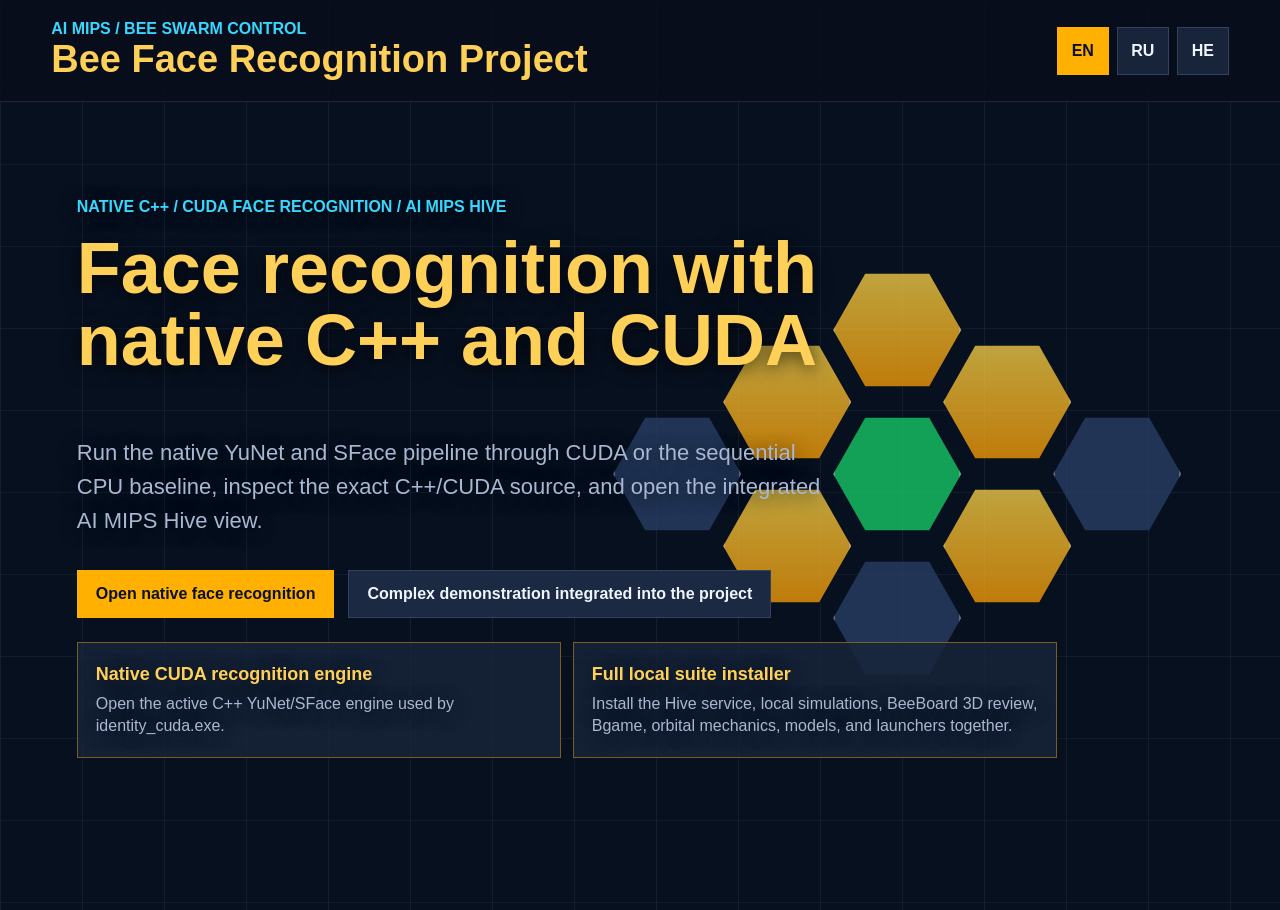
<file: index.html>
<!doctype html>
<html lang="en">
<head>
  <meta charset="utf-8">
  <meta name="viewport" content="width=device-width, initial-scale=1">
  <meta name="referrer" content="no-referrer">
  <meta name="description" content="Bee Face Recognition Project: native C++/CUDA YuNet and SFace recognition, CPU comparison, AI MIPS Hive Web, and local 3D simulation tools.">
  <meta property="og:title" content="Bee Face Recognition Project">
  <meta property="og:description" content="Native C++/CUDA face recognition with YuNet, SFace, an explicit CUDA scoring kernel, CPU comparison, AI MIPS Hive Web, and local simulations.">
  <meta property="og:image" content="https://holodininyaroslav.github.io/bee-face-recognition-project/assets/project-social-preview.png">
  <meta property="og:type" content="website">
  <meta name="twitter:card" content="summary_large_image">
  <title>Bee Face Recognition Project</title>
  <link rel="icon" type="image/png" href="assets/project-avatar.png">
  <link rel="stylesheet" href="styles.css?v=face-primary-20260904a">
</head>
<body>
  <header class="topbar">
    <div>
      <div class="eyebrow">AI MIPS / BEE SWARM CONTROL</div>
      <h1>Bee Face Recognition Project</h1>
    </div>
    <nav class="nav" aria-label="Language">
      <button class="lang active" data-lang="en" type="button">EN</button>
      <button class="lang" data-lang="ru" type="button">RU</button>
      <button class="lang" data-lang="he" type="button">HE</button>
    </nav>
  </header>

  <main>
    <section id="home" class="hero view active">
      <div class="hero-copy">
        <p class="kicker" data-i18n="kicker">NATIVE C++ / CUDA FACE RECOGNITION / AI MIPS HIVE</p>
        <h2 data-i18n="title">Face recognition with native C++ and CUDA</h2>
        <p class="lead" data-i18n="lead">
          Run the native YuNet and SFace pipeline through CUDA or the sequential CPU baseline, inspect the exact C++/CUDA source, and open the integrated AI MIPS Hive view.
        </p>
        <div class="actions">
          <button class="primary" data-target="simple" type="button" data-i18n="simple">Open native face recognition</button>
          <button class="secondary" data-target="complex" type="button" data-i18n="complex">Complex demonstration integrated into the project</button>
        </div>
        <div class="tool-links" aria-label="Project tools">
          <a class="tool-card" href="source/native_face_cuda/src/sface_engine.cpp" target="_blank" rel="noreferrer">
            <strong data-i18n="toolColab">Native CUDA recognition engine</strong>
            <span data-i18n="toolColabText">Open the active C++ YuNet/SFace engine used by identity_cuda.exe.</span>
          </a>
          <a class="tool-card" href="https://github.com/Holodininyaroslav/bee-face-recognition-project/releases/latest/download/bee_face_full_local_suite_installer.zip" target="_blank" rel="noreferrer">
            <strong data-i18n="toolFullSuite">Full local suite installer</strong>
            <span data-i18n="toolFullSuiteText">Install the Hive service, local simulations, BeeBoard 3D review, Bgame, orbital mechanics, models, and launchers together.</span>
          </a>
        </div>
      </div>
      <div class="honey-art" aria-hidden="true">
        <span></span><span></span><span></span><span></span><span></span>
        <span></span><span></span><span></span><span></span>
      </div>
    </section>

    <section id="simple" class="view panel full">
      <div class="panel-head">
        <div>
          <p class="kicker" data-i18n="simpleKicker">NATIVE C++ / CUDA RUNTIME</p>
          <h2 data-i18n="simpleTitle">Face recognition with native C++ and CUDA</h2>
          <p class="panel-note" data-i18n="simpleNote">Upload one screenshot, run the native YuNet/SFace pipeline through CUDA or CPU, and inspect the exact source stages.</p>
        </div>
        <button class="ghost" data-target="home" type="button" data-i18n="back">Back</button>
      </div>

      <div class="simple-grid">
        <section class="simple-card">
          <h3 data-i18n="imageTitle">Image / screenshot</h3>
          <input id="imageInput" class="file-input" type="file" accept="image/*">
          <div id="previewGrid" class="preview-grid">
            <div class="empty-preview" data-i18n="dropHint">Choose one screenshot for CUDA/CPU analysis.</div>
          </div>

          <div class="mode-row" role="radiogroup" aria-label="Compute mode">
            <label class="mode-pill">
              <input type="radio" name="computeMode" value="CUDA" checked>
              <span>CUDA</span>
            </label>
            <label class="mode-pill">
              <input type="radio" name="computeMode" value="CPU">
              <span>CPU</span>
            </label>
          </div>

          <label class="slider-row">
            <span data-i18n="score">Hive acceptance score (fixed)</span>
            <output id="scoreValue">0.42</output>
            <input id="scoreInput" type="range" min="0.00" max="1.00" step="0.01" value="0.42" disabled>
          </label>

          <label class="slider-row">
            <span data-i18n="margin">Hive identity margin (fixed)</span>
            <output id="marginValue">0.12</output>
            <input id="marginInput" type="range" min="0.00" max="1.00" step="0.01" value="0.12" disabled>
          </label>

          <button id="recognizeButton" class="primary wide" type="button" data-i18n="recognize">Recognize</button>
        </section>

        <section class="simple-card result-card">
          <div class="result-head">
            <h3 data-i18n="resultTitle">Detector result</h3>
            <span id="backendStatus" class="status-pill" data-i18n="ready">Local Hive ready</span>
          </div>
          <div id="summaryBox" class="summary-box" data-i18n="summary">Upload an image and press Recognize.</div>
          <div id="resultList" class="result-list"></div>
          <details class="json-details" open>
            <summary data-i18n="json">Detector JSON</summary>
            <pre id="jsonBox">{}</pre>
          </details>
        </section>
      </div>

      <section class="explain-card" aria-labelledby="howItWorksTitle">
        <div class="explain-head">
          <p class="kicker" data-i18n="howKicker">PRIMARY RECOGNITION PIPELINE</p>
          <h3 id="howItWorksTitle" data-i18n="howTitle">Face recognition with native C++ and CUDA</h3>
          <p data-i18n="howIntro">
            This inspector follows the native C++ path from one screenshot through host preparation, CUDA YuNet/SFace inference, the explicit CUDA score kernel, and one identity result.
          </p>
        </div>
        <div class="detector-variant-panel" aria-labelledby="detectorVariantTitle">
          <div>
            <p class="kicker" data-i18n="variantKicker">NATIVE C++ / CUDA RUNTIME</p>
            <h4 id="detectorVariantTitle" data-i18n="variantTitle">Architecture being inspected</h4>
            <p id="detectorVariantDescription"></p>
          </div>
          <div class="detector-variant-switch" role="group" aria-label="Recognition request variant">
            <button class="variant-button active" type="button" data-detector-variant="single" aria-pressed="true" data-i18n="variantSingle">
              Single-image recognition
            </button>
          </div>
          <p id="detectorVariantSource" class="variant-source"></p>
        </div>
        <div class="pipeline" aria-label="Detector pipeline stages">
          <article class="pipeline-step" role="button" tabindex="0" data-stage="0">
            <strong>01</strong>
              <h4 data-i18n="step1Title">Native C++ CUDA worker initialization</h4>
              <p data-i18n="step1Text">Starts identity_cuda.exe, attaches CUDAExecutionProvider, and loads YuNet, SFace, and reference embeddings.</p>
            <span data-i18n="openStage">Open scheme</span>
          </article>
          <article class="pipeline-step" role="button" tabindex="0" data-stage="1">
            <strong>02</strong>
              <h4 data-i18n="step2Title">Host image preparation for the CUDA batch</h4>
              <p data-i18n="step2Text">Native C++ decodes, resizes, pads, and converts one screenshot into an NCHW input tensor.</p>
            <span data-i18n="openStage">Open scheme</span>
          </article>
          <article class="pipeline-step" role="button" tabindex="0" data-stage="2">
            <strong>03</strong>
              <h4 data-i18n="step3Title">Find the face and landmarks</h4>
              <p data-i18n="step3Text">YuNet runs on CUDA and returns one face candidate with five landmarks.</p>
            <span data-i18n="openStage">Open scheme</span>
          </article>
          <article class="pipeline-step" role="button" tabindex="0" data-stage="3">
            <strong>04</strong>
              <h4 data-i18n="step4Title">Five-landmark alignment in native C++</h4>
              <p data-i18n="step4Text">Computes the similarity transform and bilinear 112 × 112 SFace crop on the host.</p>
            <span data-i18n="openStage">Open scheme</span>
          </article>
          <article class="pipeline-step" role="button" tabindex="0" data-stage="4">
            <strong>05</strong>
              <h4 data-i18n="step5Title">Create the face vector with SFace</h4>
              <p data-i18n="step5Text">SFace runs its neural layers on CUDA and returns a 128D face vector.</p>
            <span data-i18n="openStage">Open scheme</span>
          </article>
          <article class="pipeline-step" role="button" tabindex="0" data-stage="5">
            <strong>06</strong>
              <h4 data-i18n="step6Title">Compare with known faces</h4>
              <p data-i18n="step6Text">The project CUDA kernel compares the 128D vector with every reference vector.</p>
            <span data-i18n="openStage">Open scheme</span>
          </article>
          <article class="pipeline-step" role="button" tabindex="0" data-stage="6">
            <strong>07</strong>
              <h4 data-i18n="step7Title">Show the recognition result</h4>
              <p data-i18n="step7Text">Ranks the scores, applies thresholds, and returns the selected name.</p>
            <span data-i18n="openStage">Open scheme</span>
          </article>
        </div>
        <div class="explain-note">
          <h4 data-i18n="modeExplainTitle">CUDA and CPU mode</h4>
          <p data-i18n="modeExplainText">
            CUDA mode runs YuNet and SFace through ONNX Runtime CUDA and compares embeddings with a native CUDA kernel. File decoding, tensor preparation, landmark decoding, alignment, and JSON construction remain native C++ host operations.
          </p>
        </div>
        <section id="stageDetail" class="stage-detail hidden" aria-live="polite">
          <div class="stage-detail-head">
            <div>
              <p id="stageDetailKicker" class="kicker">LEVEL 01</p>
              <h3 id="stageDetailTitle">Image input</h3>
              <p id="stageDetailSummary"></p>
            </div>
            <button id="stageReturnTop" class="ghost" type="button" data-i18n="backToSimple">Return to simple demonstration</button>
          </div>
          <div class="stage-detail-grid">
            <section>
              <h4 data-i18n="schemeTitle">Scheme</h4>
              <div id="stageDiagram" class="stage-diagram"></div>
              <section id="stageOnnxPanel" class="stage-onnx-panel hidden" aria-live="polite">
                <div class="stage-onnx-head">
                  <strong id="stageOnnxTitle"></strong>
                  <span id="stageOnnxMeta"></span>
                </div>
                <div id="stageOnnxLayers" class="stage-onnx-layers"></div>
              </section>
            </section>
            <section class="stage-stats">
              <h4 data-i18n="stageStatsTitle">Layers and neural connections</h4>
              <dl>
                <div>
                  <dt data-i18n="layersLabel">Layers / operations</dt>
                  <dd id="stageLayers">0</dd>
                </div>
                <div>
                  <dt data-i18n="connectionsLabel">Neuron connections / MACs</dt>
                  <dd id="stageConnections">0</dd>
                </div>
                <div>
                  <dt data-i18n="tensorLabel">Tensor / vector size</dt>
                  <dd id="stageTensor">55 x 47 x 3</dd>
                </div>
                <div>
                  <dt data-i18n="cudaLabel">Compute backend</dt>
                  <dd id="stageCudaShort">Host decode</dd>
                </div>
              </dl>
            </section>
          </div>
          <section class="cuda-panel">
            <h4 data-i18n="cudaTitle">Implementation in the current local project</h4>
            <p id="stageCudaText"></p>
            <div class="code-toolbar">
              <button id="stageCodeMode" class="ghost" type="button" data-i18n="openFullCode">Open exact current source for this stage</button>
              <span id="stageCodeSource" class="code-source">Exact stage source</span>
            </div>
            <pre id="stageCode"></pre>
          </section>
          <div class="stage-nav">
            <button id="stagePrev" class="ghost" type="button" data-i18n="prevLevel">Previous level</button>
            <button id="stageNext" class="primary" type="button" data-i18n="nextLevel">Next level</button>
            <button id="stageReturnBottom" class="ghost" type="button" data-i18n="backToSimple">Return to simple demonstration</button>
          </div>
        </section>
        <section class="source-panel" aria-labelledby="fullSourceTitle">
          <div class="source-head">
            <div>
              <p class="kicker" data-i18n="sourceKicker">COMPLETE RECOGNITION CODE</p>
              <h3 id="fullSourceTitle" data-i18n="sourceTitle">All six stages in one continuous code listing</h3>
              <p data-i18n="sourceIntro">
                The listing below is assembled from the exact full code displayed in stages 1–6, in the same order. Its line count must equal the sum of the six stage line counts.
              </p>
            </div>
            <div class="source-actions">
              <button id="loadFullDetectorSource" class="ghost" type="button" data-i18n="openDetectorSource">Show the complete combined code</button>
              <a class="ghost link" href="source/native_face_cuda/src/sface_engine.cpp" target="_blank" rel="noreferrer" data-i18n="openRawDetectorSource">Open current native CUDA engine source</a>
            </div>
          </div>
          <p id="fullSourceMeta" class="source-meta" data-i18n="sourceClosed">Closed. Open it to verify the total against stages 1–6.</p>
          <pre id="fullDetectorSource" class="source-code hidden"></pre>
        </section>
      </section>
    </section>

    <section id="complex" class="view panel full">
      <div class="panel-head">
        <div>
          <p class="kicker" data-i18n="complexKicker">INTEGRATED MODE</p>
          <h2 data-i18n="complexTitle">Integrated project interface</h2>
        </div>
        <div class="panel-actions">
          <a class="ghost link" href="#" data-local-open="hive" target="_blank" rel="noreferrer" data-i18n="openHive">Open local Hive</a>
          <a class="ghost link" href="#" data-local-open="beeboard" target="_blank" rel="noreferrer" data-i18n="openBeeBoard">Open BeeBoard 3D</a>
          <a class="ghost link" href="#" data-local-open="physical" target="_blank" rel="noreferrer" data-i18n="openPhysical">Open physical wings</a>
          <a class="ghost link" href="#" data-local-open="ursina" target="_blank" rel="noreferrer" data-i18n="openUrsina">Open Bgame</a>
          <button class="ghost" data-target="home" type="button" data-i18n="back">Back</button>
        </div>
      </div>
      <div class="iframe-shell">
        <iframe
          id="complexFrame"
          title="Integrated project interface"
          loading="lazy"
          referrerpolicy="no-referrer">
        </iframe>
      </div>
    </section>
  </main>

  <script src="script.js?v=face-primary-20260904a"></script>
</body>
</html>
</file>
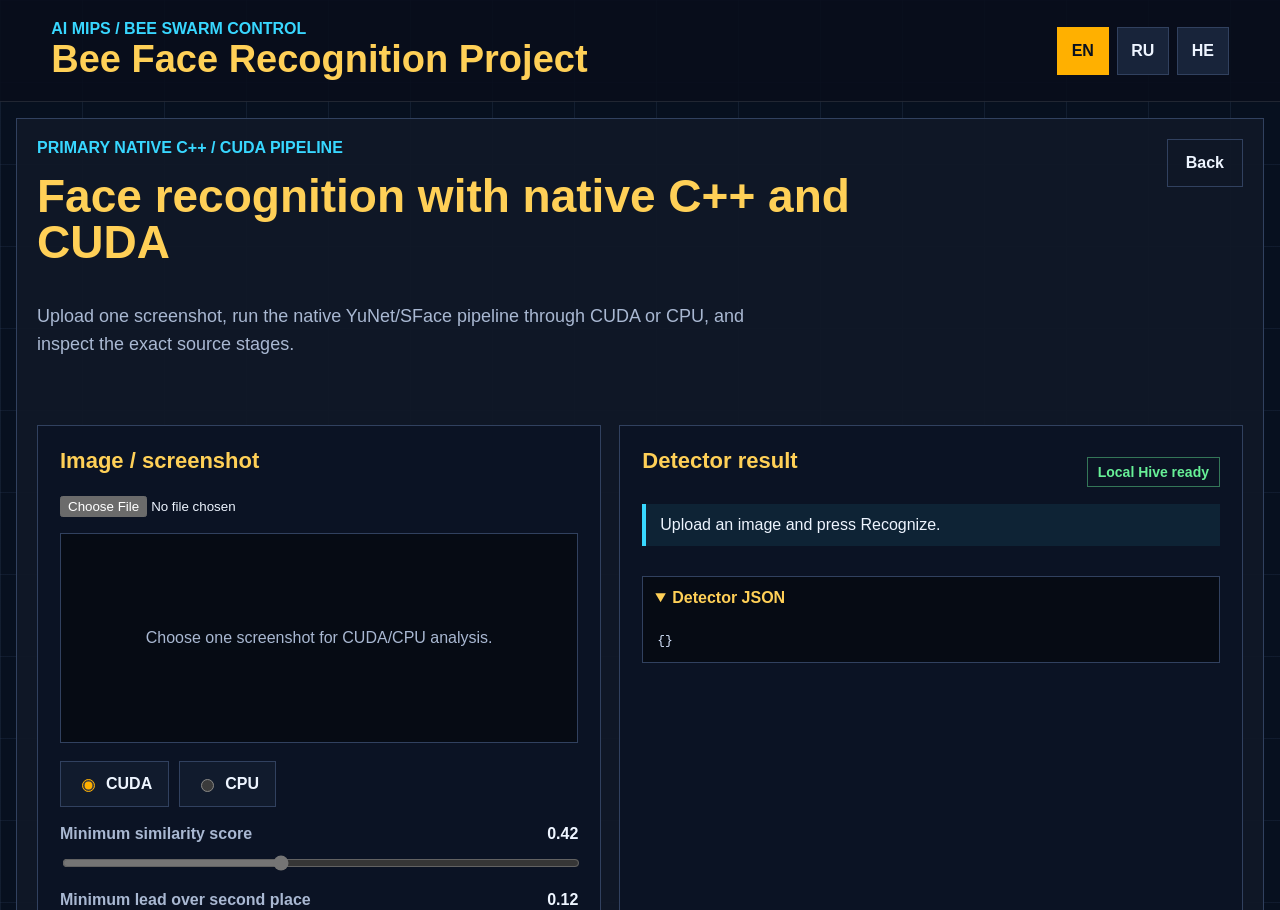
<file: backup/index.html>
<!doctype html>
<html lang="en">
<head>
  <meta charset="utf-8">
  <meta name="viewport" content="width=device-width, initial-scale=1">
  <meta http-equiv="refresh" content="0; url=../?view=simple">
  <meta name="robots" content="noindex">
  <title>Native CUDA Face Recognition</title>
</head>
<body>
  <p><a href="../?view=simple">Open the current native C++/CUDA demonstration</a></p>
</body>
</html>
</file>
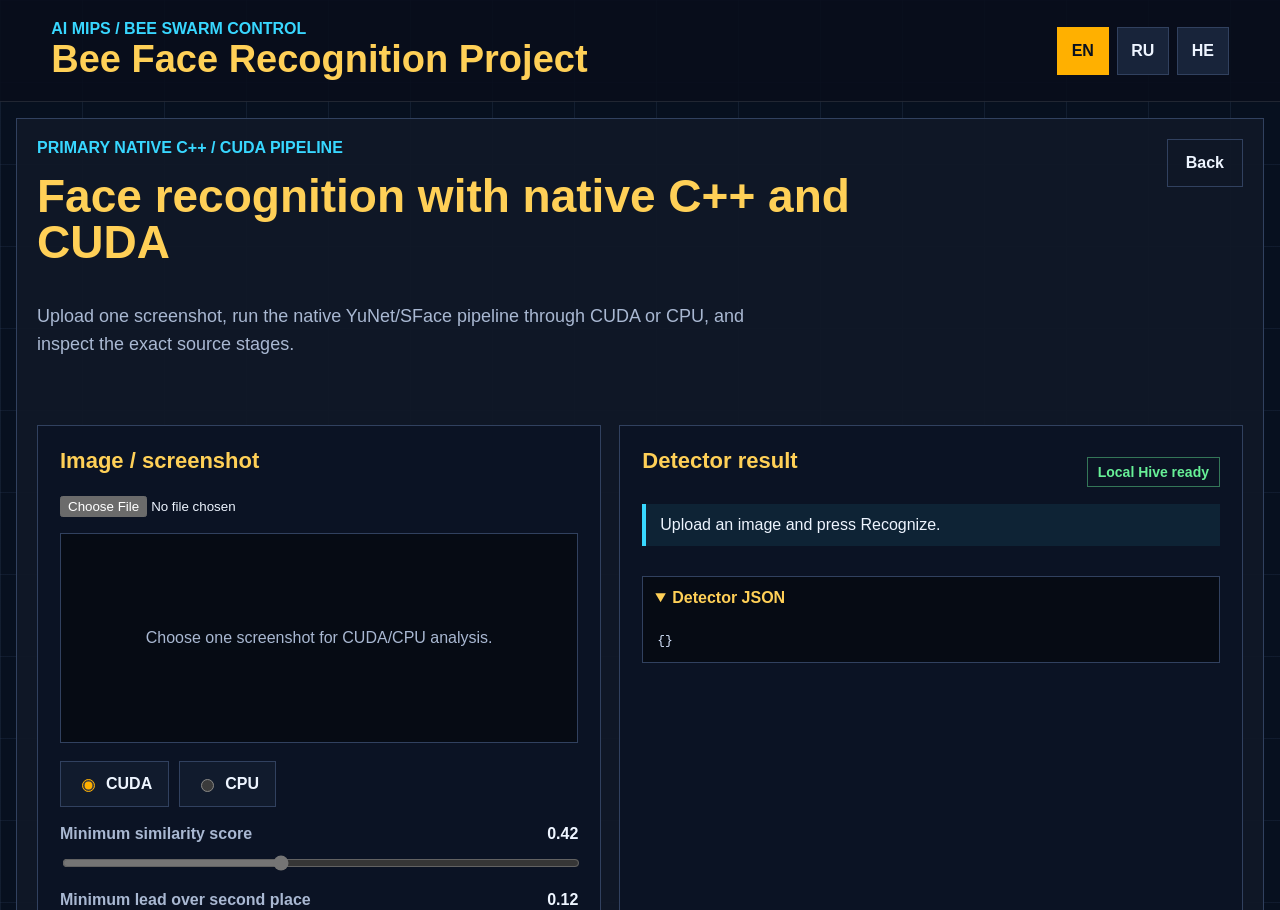
<file: course.html>
<!doctype html>
<html lang="en">
<head>
  <meta charset="utf-8">
  <meta name="viewport" content="width=device-width, initial-scale=1">
  <meta http-equiv="refresh" content="0; url=./?view=simple">
  <meta name="robots" content="noindex">
  <title>Native CUDA Face Recognition</title>
</head>
<body>
  <p><a href="./?view=simple">Open the current native C++/CUDA demonstration</a></p>
</body>
</html>
</file>
<file: styles.css>
:root {
  color-scheme: dark;
  --bg: #07101f;
  --panel: #101827;
  --panel-2: #17243a;
  --line: #31415f;
  --gold: #ffb000;
  --gold-2: #ffd057;
  --cyan: #38d7ff;
  --green: #67f097;
  --red: #ff6b6b;
  --text: #eef5ff;
  --muted: #a9b8d2;
}

* { box-sizing: border-box; }

body {
  margin: 0;
  min-height: 100vh;
  background:
    linear-gradient(90deg, rgba(49,65,95,.28) 1px, transparent 1px) 0 0 / 82px 82px,
    linear-gradient(rgba(49,65,95,.24) 1px, transparent 1px) 0 0 / 82px 82px,
    var(--bg);
  color: var(--text);
  font-family: Segoe UI, Arial, sans-serif;
}

.topbar {
  min-height: 92px;
  display: flex;
  align-items: center;
  justify-content: space-between;
  gap: 24px;
  padding: 20px clamp(18px, 4vw, 56px);
  border-bottom: 1px solid rgba(255,255,255,.1);
  background: rgba(8, 13, 27, .88);
}

.eyebrow, .kicker {
  color: var(--cyan);
  font-weight: 900;
  text-transform: uppercase;
  letter-spacing: 0;
}

h1, h2, h3, p { margin-top: 0; }

h1 {
  margin-bottom: 0;
  color: var(--gold-2);
  font-size: clamp(24px, 3vw, 38px);
}

h2 {
  color: var(--gold-2);
  font-size: clamp(34px, 6vw, 72px);
  line-height: 1;
  max-width: 900px;
}

h3 {
  color: var(--gold-2);
  font-size: 22px;
}

.nav {
  display: flex;
  gap: 8px;
}

button, .link {
  min-height: 48px;
  border: 1px solid var(--line);
  background: #18243a;
  color: var(--text);
  font: inherit;
  font-weight: 900;
  cursor: pointer;
  padding: 12px 18px;
  text-decoration: none;
}

button:hover, .link:hover { border-color: var(--gold); }
button:disabled { opacity: .65; cursor: wait; }

.lang {
  width: 52px;
  padding-inline: 0;
}

.lang.active, .primary {
  background: var(--gold);
  color: #09111f;
  border-color: var(--gold);
}

.secondary {
  background: #1b2942;
  color: var(--text);
}

.ghost {
  background: transparent;
}

.wide {
  width: 100%;
}

.view {
  display: none;
}

.view.active {
  display: block;
}

#simple.active {
  display: flex;
  flex-direction: column;
}

#simple .panel-head { order: 0; }
#simple .simple-grid { order: 1; }
#simple .explain-card { order: 2; }

.hidden {
  display: none !important;
}

.hero {
  min-height: calc(100vh - 92px);
  position: relative;
  overflow: hidden;
  padding: clamp(40px, 8vw, 96px) clamp(18px, 6vw, 88px);
}

.hero-copy {
  position: relative;
  z-index: 2;
  max-width: 980px;
  text-shadow: 0 3px 18px rgba(0, 0, 0, .72);
}

.lead, .panel-note {
  max-width: 760px;
  color: var(--muted);
  font-size: 22px;
  line-height: 1.55;
}

.panel-note {
  font-size: 18px;
}

.actions {
  display: flex;
  flex-wrap: wrap;
  gap: 14px;
  margin-top: 32px;
}

.tool-links {
  display: grid;
  grid-template-columns: repeat(2, minmax(240px, 1fr));
  gap: 12px;
  max-width: 1180px;
  margin-top: 24px;
}

.tool-card {
  min-height: 116px;
  display: flex;
  flex-direction: column;
  justify-content: center;
  gap: 8px;
  padding: 18px;
  border: 1px solid rgba(255, 176, 0, .42);
  background: rgba(23, 36, 58, .84);
  color: var(--text);
  text-decoration: none;
}

.tool-card:hover {
  border-color: var(--gold);
  background: rgba(255, 176, 0, .14);
}

.tool-card strong {
  color: var(--gold-2);
  font-size: 18px;
}

.tool-card span {
  color: var(--muted);
  line-height: 1.35;
}

.honey-art {
  position: absolute;
  right: 6vw;
  top: 16vh;
  width: min(46vw, 560px);
  height: min(46vw, 560px);
  opacity: .74;
}

.honey-art span {
  position: absolute;
  width: 128px;
  aspect-ratio: 1;
  clip-path: polygon(25% 6%, 75% 6%, 100% 50%, 75% 94%, 25% 94%, 0 50%);
  background: linear-gradient(#ffda4d, #ff9f00);
  border: 2px solid rgba(255,255,255,.4);
}

.honey-art span:nth-child(1) { left: 190px; top: 20px; }
.honey-art span:nth-child(2) { left: 80px; top: 92px; }
.honey-art span:nth-child(3) { left: 300px; top: 92px; }
.honey-art span:nth-child(4) { left: 190px; top: 164px; background: #16d46a; }
.honey-art span:nth-child(5) { left: 80px; top: 236px; }
.honey-art span:nth-child(6) { left: 300px; top: 236px; }
.honey-art span:nth-child(7) { left: 190px; top: 308px; background: #2b4168; }
.honey-art span:nth-child(8) { left: 410px; top: 164px; background: #2b4168; }
.honey-art span:nth-child(9) { left: -30px; top: 164px; background: #2b4168; }

html[dir="rtl"] .hero-copy {
  max-width: min(980px, 68vw);
}

html[dir="rtl"] .hero-copy::before {
  content: "";
  position: absolute;
  inset: -22px -28px;
  z-index: -1;
  background: linear-gradient(90deg, rgba(7, 16, 31, .18), rgba(7, 16, 31, .90) 32%, rgba(7, 16, 31, .96));
  pointer-events: none;
}

html[dir="rtl"] .honey-art {
  left: clamp(18px, 4vw, 72px);
  right: auto;
  top: 14vh;
  opacity: .36;
}

.panel {
  margin: clamp(18px, 4vw, 48px);
  padding: clamp(18px, 3vw, 32px);
  border: 1px solid var(--line);
  background: rgba(16, 24, 39, .94);
}

.panel.full {
  margin: 16px;
  padding: 20px;
}

.panel-head {
  display: flex;
  align-items: start;
  justify-content: space-between;
  gap: 20px;
  margin-bottom: 20px;
}

.panel-actions {
  display: flex;
  flex-wrap: wrap;
  justify-content: flex-end;
  gap: 10px;
}

.panel h2 {
  font-size: clamp(28px, 4vw, 46px);
}

.simple-grid {
  display: grid;
  grid-template-columns: minmax(320px, .95fr) minmax(360px, 1.05fr);
  gap: 18px;
  margin-top: 28px;
}

.simple-card {
  border: 1px solid var(--line);
  background: #0b1324;
  padding: 22px;
  min-height: 520px;
}

.explain-card {
  display: flex;
  flex-direction: column;
  margin-top: 18px;
  border: 1px solid var(--line);
  background: rgba(11, 19, 36, .96);
  padding: 22px;
}

.explain-head {
  max-width: 980px;
}

.explain-head h3 {
  margin-bottom: 12px;
  font-size: clamp(24px, 3vw, 34px);
}

.explain-head p,
.explain-note p,
.pipeline p {
  color: var(--muted);
  line-height: 1.55;
}

.detector-variant-panel {
  display: grid;
  grid-template-columns: minmax(280px, 1fr) minmax(360px, .9fr);
  gap: 18px 28px;
  align-items: center;
  margin-top: 20px;
  padding: 18px;
  border: 1px solid rgba(56, 215, 255, .42);
  background: linear-gradient(135deg, rgba(18, 34, 58, .98), rgba(9, 18, 34, .98));
}

.detector-variant-panel h4 {
  margin: 4px 0 8px;
  color: var(--text);
  font-size: clamp(20px, 2.4vw, 28px);
}

.detector-variant-panel p {
  margin: 0;
  color: var(--muted);
  line-height: 1.5;
}

.detector-variant-switch {
  display: grid;
  grid-template-columns: 1fr 1fr;
  gap: 10px;
}

.variant-button {
  min-height: 68px;
  padding: 12px 16px;
  border: 1px solid var(--line);
  background: #0a1222;
  color: var(--text);
  font: inherit;
  font-weight: 900;
  cursor: pointer;
}

.variant-button:hover,
.variant-button:focus-visible {
  border-color: var(--cyan);
  outline: 2px solid rgba(56, 215, 255, .22);
  outline-offset: 2px;
}

.variant-button.active,
.variant-button[aria-pressed="true"] {
  border-color: var(--gold-2);
  background: rgba(255, 176, 0, .14);
  color: var(--gold-2);
}

.variant-source {
  grid-column: 1 / -1;
  padding-top: 12px;
  border-top: 1px solid rgba(64, 80, 109, .65);
  font-family: Consolas, "Courier New", monospace;
  font-size: 13px;
}

.pipeline {
  display: grid;
  grid-template-columns: repeat(3, minmax(220px, 1fr));
  gap: 12px;
  margin-top: 20px;
}

.pipeline article,
.explain-note {
  border: 1px solid rgba(255, 176, 0, .25);
  background: #111b2d;
  padding: 16px;
}

.pipeline-step {
  position: relative;
  min-height: 258px;
  transition: transform .16s ease, border-color .16s ease, background .16s ease;
}

.pipeline-step:hover,
.pipeline-step:focus,
.pipeline-step.active {
  outline: none;
  transform: translateY(-2px);
  border-color: rgba(56, 215, 255, .8);
  background: #14213a;
}

.pipeline-step span {
  display: inline-block;
  margin-top: 14px;
  color: var(--gold-2);
  font-weight: 900;
}

.pipeline strong {
  display: inline-block;
  margin-bottom: 10px;
  color: var(--cyan);
  font-size: 24px;
  font-weight: 900;
}

.pipeline h4,
.explain-note h4 {
  margin: 0 0 8px;
  color: var(--text);
  font-size: 18px;
}

.pipeline p,
.explain-note p {
  margin-bottom: 0;
}

.explain-note {
  margin-top: 12px;
  border-left: 4px solid var(--green);
}

.stage-detail {
  margin-top: 18px;
  border: 1px solid rgba(56, 215, 255, .42);
  background: #0b1425;
}

.stage-detail-head {
  display: flex;
  align-items: flex-start;
  justify-content: space-between;
  gap: 18px;
  padding: 20px;
  border-bottom: 1px solid var(--line);
}

.stage-detail-head h3 {
  margin-bottom: 8px;
  font-size: clamp(24px, 3vw, 36px);
}

.stage-detail-head p:last-child,
.stage-stats dd,
.cuda-panel p {
  color: var(--muted);
  line-height: 1.55;
}

.stage-detail-grid {
  display: grid;
  grid-template-columns: minmax(0, 1.45fr) minmax(280px, .85fr);
  gap: 16px;
  padding: 20px;
}

.stage-detail-grid h4,
.cuda-panel h4 {
  margin: 0 0 12px;
  color: var(--gold-2);
}

.stage-diagram {
  display: grid;
  gap: 8px;
  min-height: 150px;
  padding: 14px;
  border: 1px solid var(--line);
  background: #060b14;
}

.diagram-node {
  display: grid;
  grid-template-columns: minmax(170px, .34fr) minmax(0, 1fr);
  align-items: center;
  gap: 18px;
  min-width: 0;
  padding: 14px 16px;
  border: 1px solid rgba(56, 215, 255, .45);
  background: #111b2d;
  color: var(--text);
  text-align: left;
}

.diagram-node.code-linked {
  width: 100%;
  font: inherit;
  cursor: pointer;
  appearance: none;
  transition: border-color .16s ease, background .16s ease, box-shadow .16s ease, transform .16s ease;
}

.diagram-node.code-linked:hover,
.diagram-node.code-linked:focus-visible {
  border-color: var(--gold-2);
  background: #17243a;
  box-shadow: 0 0 0 2px rgba(255, 194, 61, .18);
  outline: none;
  transform: translateY(-1px);
}

.diagram-node.code-linked.code-active {
  border-color: var(--gold-2);
  background: linear-gradient(90deg, rgba(255, 176, 0, .18), #111b2d 45%);
  box-shadow: inset 5px 0 0 var(--gold-2), 0 0 0 2px rgba(255, 176, 0, .12);
}

html[dir="rtl"] .diagram-node.code-linked {
  text-align: right;
}

html[dir="rtl"] .diagram-node.code-linked.code-active {
  box-shadow: inset -5px 0 0 var(--gold-2), 0 0 0 2px rgba(255, 176, 0, .12);
}

.diagram-node strong {
  display: block;
  color: var(--text);
  font-size: 15px;
  font-weight: 900;
  line-height: 1.2;
}

.diagram-node p {
  margin: 0;
  color: var(--muted);
  font-size: 14px;
  font-weight: 600;
  line-height: 1.5;
}

.diagram-arrow {
  display: grid;
  place-items: center;
  color: var(--gold-2);
  min-height: 16px;
  font-size: 20px;
  font-weight: 900;
  line-height: 1;
}

.stage-onnx-panel {
  margin-top: 14px;
  border: 1px solid rgba(255, 194, 61, .55);
  background: #08101d;
}

.stage-onnx-head {
  display: flex;
  align-items: baseline;
  justify-content: space-between;
  gap: 12px;
  padding: 12px 14px;
  border-bottom: 1px solid var(--line);
  background: rgba(255, 176, 0, .09);
}

.stage-onnx-head strong { color: var(--gold-2); }
.stage-onnx-head span { color: var(--muted); font-weight: 800; }

.stage-onnx-layers {
  display: grid;
  max-height: 360px;
  overflow: auto;
}

.stage-onnx-layer {
  display: grid;
  grid-template-columns: 82px minmax(220px, .8fr) minmax(260px, 1.2fr);
  gap: 12px;
  width: 100%;
  padding: 10px 14px;
  border-bottom: 1px solid rgba(64, 80, 109, .55);
  border-top: 0;
  border-left: 0;
  border-right: 0;
  background: transparent;
  color: inherit;
  font: inherit;
  text-align: left;
  cursor: pointer;
}

.stage-onnx-layer:last-child { border-bottom: 0; }
.stage-onnx-layer:hover,
.stage-onnx-layer:focus-visible {
  background: rgba(255, 176, 0, .1);
  outline: 2px solid rgba(255, 194, 61, .65);
  outline-offset: -2px;
}
.stage-onnx-layer .onnx-range { color: var(--cyan); font-weight: 900; }
.stage-onnx-layer .onnx-op { color: var(--text); font-weight: 800; }
.stage-onnx-layer .onnx-shape { color: var(--muted); }
html[dir="rtl"] .stage-onnx-layer { direction: rtl; }

.code-line-note.code-boundary {
  border-top: 3px solid var(--gold-2);
  border-bottom: 3px solid var(--gold-2);
  background: rgba(255, 176, 0, .12);
}

.code-line-note.onnx-source-line code {
  color: #dff8ff;
}

.stage-stats dl {
  display: grid;
  gap: 10px;
  margin: 0;
}

.stage-stats div {
  padding: 12px;
  border-left: 4px solid var(--cyan);
  background: rgba(56, 215, 255, .08);
}

.stage-stats dt {
  color: var(--text);
  font-weight: 900;
}

.stage-stats dd {
  margin: 5px 0 0;
}

.cuda-panel {
  margin: 0 20px 20px;
  padding: 16px;
  border: 1px solid rgba(255, 176, 0, .3);
  background: #111b2d;
}

.code-toolbar {
  display: flex;
  align-items: center;
  flex-wrap: wrap;
  gap: 12px;
  margin-top: 14px;
}

.code-toolbar .ghost {
  min-height: 44px;
}

.code-source {
  color: var(--muted);
  font-weight: 800;
}

#stageCodeMode {
  display: none;
}

.cuda-panel pre {
  margin-top: 12px;
  border: 1px solid var(--line);
  background: #050912;
  padding: 0;
  white-space: normal;
  overflow: auto;
  max-height: 520px;
}

.cuda-panel pre.full-code {
  max-height: 720px;
}

.code-line-note {
  display: grid;
  grid-template-columns: minmax(360px, 1.05fr) minmax(280px, .95fr);
  gap: 14px;
  padding: 10px 12px;
  border-bottom: 1px solid rgba(64, 80, 109, .55);
}

.code-line-note:last-child {
  border-bottom: 0;
}

.code-line-note.code-focus {
  position: relative;
  border-left: 5px solid var(--gold-2);
  background: rgba(255, 176, 0, .14);
}

.code-line-note.code-focus-start {
  border-top: 2px solid rgba(255, 194, 61, .8);
}

.code-line-note.code-focus-end {
  border-bottom: 2px solid rgba(255, 194, 61, .8);
}

.code-line-note.code-focus code {
  color: #fff5cf;
}

.code-line-note.code-focus-primary {
  border-left-color: var(--cyan);
  background: rgba(9, 117, 153, .23);
  box-shadow: inset 0 1px 0 rgba(86, 209, 234, .28), inset 0 -1px 0 rgba(86, 209, 234, .18);
}

.code-line-note.code-focus-primary code {
  color: #ecfcff;
  font-weight: 800;
}

.code-line-note.code-focus-activation-link {
  border-left-color: #c38cff;
  background: rgba(159, 89, 255, .3);
  box-shadow: inset 0 1px 0 rgba(217, 188, 255, .5), inset 0 -1px 0 rgba(217, 188, 255, .3);
  cursor: pointer;
}

.code-line-note.code-focus-activation-link:hover,
.code-line-note.code-focus-activation-link:focus-visible {
  background: rgba(174, 109, 255, .46);
  outline: 2px solid #d7b3ff;
  outline-offset: -2px;
}

.code-line-note.code-focus-activation-link code {
  color: #f6edff;
  font-weight: 800;
}

.code-line-note.code-focus-activation-target {
  border-left-color: #c38cff;
  background: rgba(159, 89, 255, .3);
  box-shadow: inset 0 1px 0 rgba(217, 188, 255, .5), inset 0 -1px 0 rgba(217, 188, 255, .3);
}

.code-line-note.code-focus-activation-target code {
  color: #f6edff;
  font-weight: 800;
}

.code-line-note.code-focus-kernel-link {
  cursor: pointer;
}

.code-line-note.code-focus-kernel-link:focus-visible {
  outline: 2px solid var(--cyan);
  outline-offset: -2px;
}

.code-line-note.code-focus-kernel-target {
  border-left-color: var(--cyan);
  background: rgba(9, 117, 153, .23);
  box-shadow: inset 0 1px 0 rgba(86, 209, 234, .28), inset 0 -1px 0 rgba(86, 209, 234, .18);
}

.code-line-note.code-focus-kernel-target code {
  color: #ecfcff;
  font-weight: 800;
}

.code-line-note.code-focus-kernel-return {
  cursor: pointer;
}

.code-line-note.code-focus-kernel-return:hover,
.code-line-note.code-focus-kernel-return:focus-visible {
  background: rgba(27, 140, 180, .34);
  outline: 2px solid var(--cyan);
  outline-offset: -2px;
}

html[dir="rtl"] .code-line-note.code-focus.code-focus-primary {
  border-right-color: var(--cyan);
}

html[dir="rtl"] .code-line-note.code-focus.code-focus-activation-link {
  border-right-color: #c38cff;
}

html[dir="rtl"] .code-line-note.code-focus.code-focus-activation-target {
  border-right-color: #c38cff;
}

html[dir="rtl"] .code-line-note.code-focus.code-focus-kernel-target {
  border-right-color: var(--cyan);
}

html[dir="rtl"] .code-line-note.code-focus {
  border-left: 0;
  border-right: 5px solid var(--gold-2);
}

.code-line-note.blank {
  padding: 6px 12px;
  background: rgba(255, 255, 255, .025);
}

.code-line-note code {
  display: block;
  white-space: pre-wrap;
  overflow-wrap: anywhere;
  color: #eef5ff;
  font-family: Consolas, "Courier New", monospace;
  font-size: 14px;
  line-height: 1.45;
}

/* Keep C++/CUDA syntax left-to-right while Hebrew explanations stay on the right. */
html[dir="rtl"] .code-line-note {
  direction: ltr;
}

html[dir="rtl"] .code-line-note code {
  direction: ltr;
  text-align: left;
  unicode-bidi: plaintext;
}

.code-note {
  display: block;
  color: var(--muted);
  font-family: "Segoe UI", Arial, sans-serif;
  font-size: 14px;
  line-height: 1.45;
  border-left: 3px solid var(--cyan);
  padding-left: 10px;
}

html[dir="rtl"] .code-note {
  direction: rtl;
  text-align: right;
  unicode-bidi: plaintext;
  border-left: 0;
  border-right: 3px solid var(--cyan);
  padding-left: 0;
  padding-right: 10px;
}

.stage-nav {
  display: flex;
  flex-wrap: wrap;
  gap: 10px;
  padding: 0 20px 20px;
}

.source-panel {
  margin-top: 16px;
  border: 1px solid rgba(56, 215, 255, .35);
  background: #0b1424;
}

.source-head {
  display: grid;
  grid-template-columns: minmax(0, 1fr) minmax(220px, 360px);
  gap: 18px;
  align-items: start;
  padding: 20px;
  border-bottom: 1px solid var(--line);
}

.source-head h3 {
  margin: 6px 0 10px;
  color: var(--yellow);
  font-size: clamp(28px, 4vw, 48px);
}

.source-head p {
  max-width: 1080px;
}

.source-actions {
  display: flex;
  flex-wrap: wrap;
  gap: 10px;
  justify-content: flex-end;
  width: 100%;
  max-width: 360px;
}

.source-actions .ghost {
  width: 100%;
  white-space: normal;
}

.source-meta {
  margin: 0;
  padding: 14px 20px;
  color: var(--muted);
  background: rgba(56, 215, 255, .06);
  border-bottom: 1px solid var(--line);
}

.source-code {
  margin: 0;
  max-height: 760px;
  overflow: auto;
  padding: 0;
  white-space: normal;
  background: #050912;
}

.file-input {
  width: 100%;
  margin-bottom: 16px;
}

.preview-grid {
  min-height: 210px;
  display: grid;
  grid-template-columns: repeat(auto-fill, minmax(150px, 1fr));
  gap: 12px;
  align-items: stretch;
  padding: 14px;
  border: 1px solid var(--line);
  background: #060b14;
}

.empty-preview {
  grid-column: 1 / -1;
  display: grid;
  place-items: center;
  min-height: 180px;
  color: var(--muted);
  text-align: center;
}

.preview-card {
  margin: 0;
  min-width: 0;
}

.preview-card img {
  width: 100%;
  height: 140px;
  object-fit: contain;
  background: #050912;
  border: 1px solid rgba(255,255,255,.12);
}

.preview-card span {
  display: block;
  overflow: hidden;
  margin-top: 6px;
  color: var(--muted);
  text-overflow: ellipsis;
  white-space: nowrap;
}

.mode-row {
  display: flex;
  gap: 10px;
  margin: 18px 0;
}

.mode-pill {
  display: flex;
  align-items: center;
  gap: 8px;
  min-height: 46px;
  padding: 10px 16px;
  border: 1px solid var(--line);
  background: #111b2d;
  font-weight: 900;
}

.mode-pill input {
  accent-color: var(--gold);
}

.slider-row {
  display: grid;
  grid-template-columns: 1fr auto;
  gap: 10px;
  margin-bottom: 18px;
  color: var(--muted);
  font-weight: 800;
}

.slider-row input {
  grid-column: 1 / -1;
  width: 100%;
  accent-color: var(--gold);
}

.slider-row output {
  color: var(--text);
}

.result-head {
  display: flex;
  align-items: center;
  justify-content: space-between;
  gap: 12px;
}

.status-pill {
  color: var(--green);
  border: 1px solid rgba(103,240,151,.45);
  padding: 6px 10px;
  font-size: 14px;
  font-weight: 900;
}

.summary-box {
  margin: 8px 0 14px;
  padding: 12px 14px;
  border-left: 4px solid var(--cyan);
  background: rgba(56, 215, 255, .08);
  color: var(--text);
}

.result-list {
  display: grid;
  gap: 10px;
  margin-bottom: 16px;
}

.result-row {
  display: grid;
  gap: 4px;
  padding: 12px;
  border: 1px solid var(--line);
  background: #111b2d;
}

.result-row.accepted {
  border-left: 4px solid var(--green);
}

.result-row.unknown {
  border-left: 4px solid var(--red);
}

.result-row span {
  color: var(--muted);
  line-height: 1.4;
}

.json-details {
  border: 1px solid var(--line);
  background: #060b14;
}

.json-details summary {
  cursor: pointer;
  padding: 12px;
  color: var(--gold-2);
  font-weight: 900;
}

pre {
  margin: 0;
  padding: 14px;
  overflow: auto;
  max-height: 420px;
  color: #d7e6ff;
  white-space: pre-wrap;
}

.iframe-shell {
  height: calc(100vh - 190px);
  min-height: 620px;
  border: 1px solid var(--line);
  background: #050a14;
}

iframe {
  width: 100%;
  height: 100%;
  border: 0;
}

@media (max-width: 980px) {
  .topbar, .panel-head, .simple-grid {
    display: block;
  }
  .nav, .actions, .panel-actions {
    margin-top: 16px;
  }
  .tool-links {
    grid-template-columns: 1fr;
  }
  .simple-card {
    margin-bottom: 16px;
  }
  .pipeline {
    grid-template-columns: 1fr;
  }
  .detector-variant-panel,
  .detector-variant-switch {
    grid-template-columns: 1fr;
  }
  .stage-detail-head,
  .stage-detail-grid,
  .source-head {
    display: block;
  }
  .stage-detail-head .ghost,
  .stage-stats,
  .source-actions {
    margin-top: 16px;
  }
  .source-actions {
    justify-content: stretch;
  }
  .source-actions .ghost,
  .source-actions .link {
    width: 100%;
  }
  .diagram-node {
    grid-template-columns: 1fr;
    gap: 8px;
  }
  .honey-art {
    opacity: .28;
    right: -160px;
  }
}
</file>
